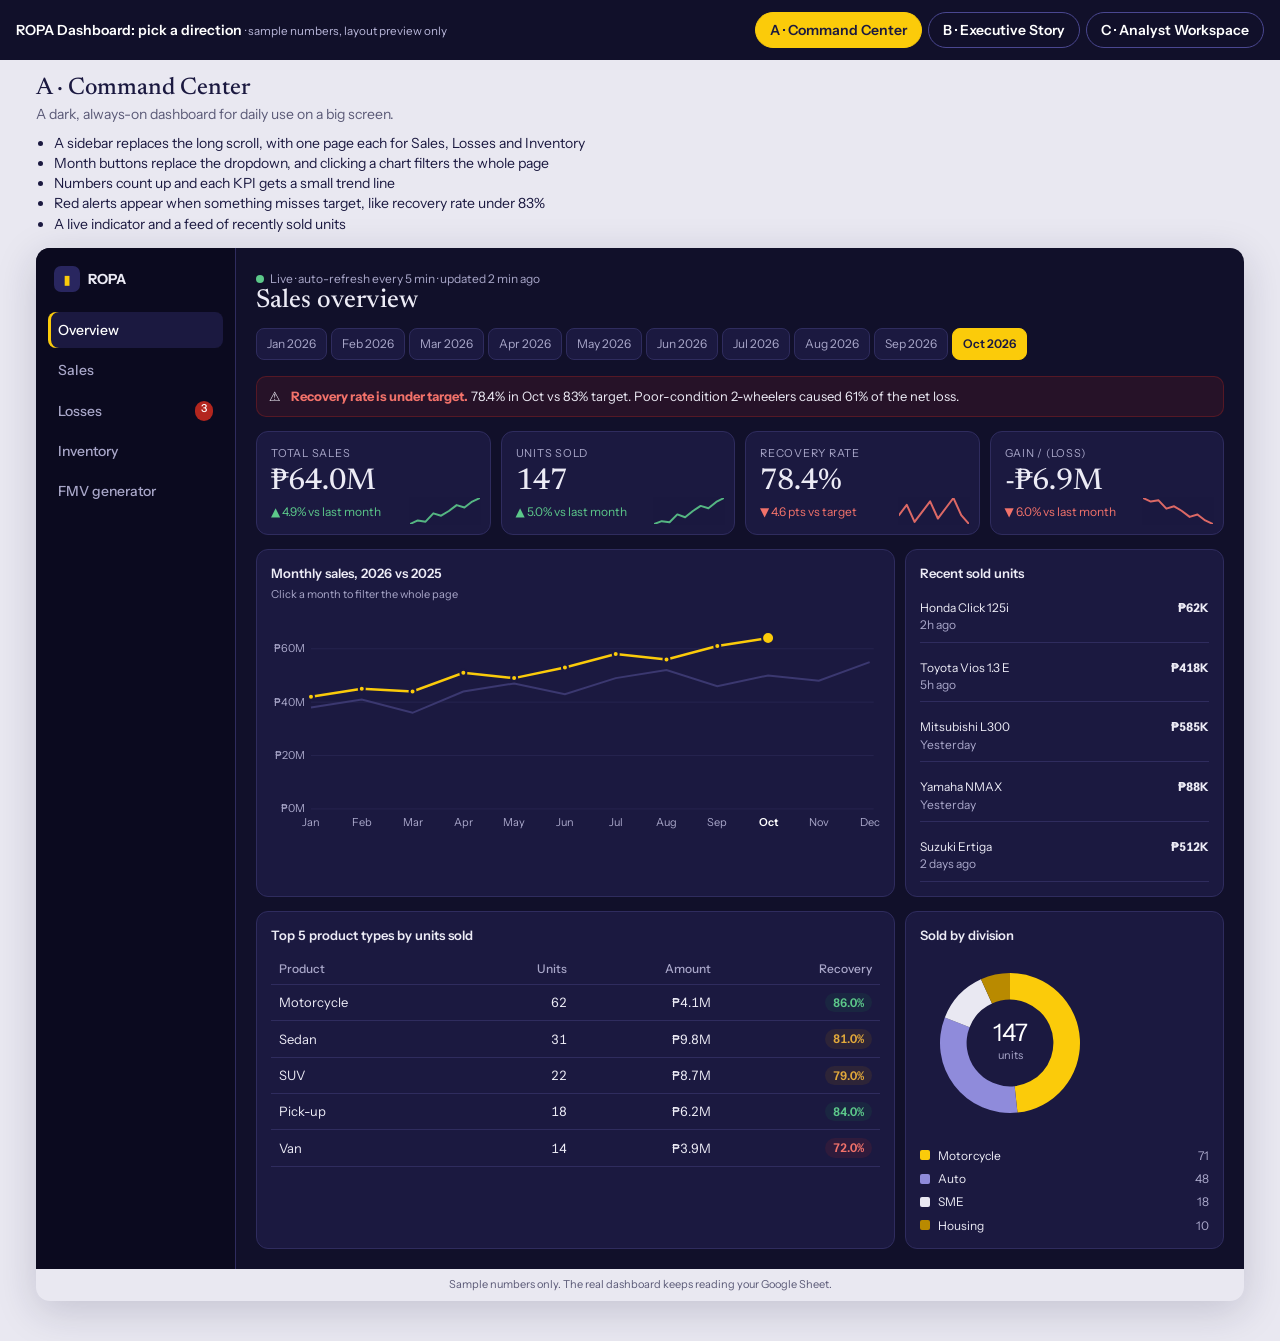
<file: docs/superpowers/specs/2026-11-13-dashboard-redesign-preview.html>
<!doctype html>
<html lang="en">
<head>
<meta charset="utf-8">
<meta name="viewport" content="width=device-width, initial-scale=1">
<title>ROPA Dashboard Concepts</title>
<link rel="stylesheet" href="https://fonts.googleapis.com/css2?family=Instrument+Sans:wght@400;500;600;700&family=Newsreader:opsz,wght@6..72,400;6..72,500&display=swap">
<style>
:root{--navy:#29265F;--navy-d:#1B1940;--navy-dd:#11102A;--gold:#FBCB0A;--gold-d:#B98A00;--bg:#F5F5FA;--panel:#fff;--fg:#1B1940;--muted:#5B5A77;--line:#E2E1EC;--grid:#ECEBF4;--ok:#1D7A43;--bad:#B3261E;--warn:#A86A00;--cm:#CFCDE3;
--display:"Newsreader",Georgia,serif;--body:"Instrument Sans",system-ui,sans-serif}
*{box-sizing:border-box}html,body{margin:0}
body{background:#E9E8F1;color:var(--fg);font:14px/1.45 var(--body)}
.top{position:sticky;top:0;z-index:20;background:var(--navy-dd);color:#fff;padding:12px 16px;display:flex;flex-wrap:wrap;gap:10px;align-items:center;justify-content:space-between}
.top b{font-weight:600}.top small{color:#B9B7DA}
.pick{display:flex;gap:6px;flex-wrap:wrap}
.pick button{font:inherit;font-weight:600;border:1px solid #4A4790;background:transparent;color:#fff;border-radius:999px;padding:7px 14px;cursor:pointer}
.pick button[aria-selected=true]{background:var(--gold);color:var(--navy-d);border-color:var(--gold)}
.intro{max-width:1240px;margin:16px auto 0;padding:0 16px}
.intro h2{margin:0;font:500 24px var(--display)}.intro p{margin:4px 0 0;color:var(--muted);max-width:80ch}
.intro ul{margin:8px 0 0;padding-left:18px;color:var(--fg)}
.frame{max-width:1240px;margin:14px auto 40px;padding:0 16px}
.stage{border-radius:14px;overflow:hidden;box-shadow:0 10px 40px rgba(27,25,64,.18)}
.opt{display:none}.opt.on{display:block}
.num{font-variant-numeric:tabular-nums}
.good{color:var(--ok)}.bad{color:var(--bad)}
.pill{display:inline-block;padding:1px 8px;border-radius:999px;font-weight:600;font-size:12px}
.pill.good{background:#1D7A4322}.pill.warn{color:var(--warn);background:#A86A0022}.pill.bad{background:#B3261E22}
table{width:100%;border-collapse:collapse;font-size:13px;font-variant-numeric:tabular-nums}
th{text-align:right;font-weight:500;color:var(--muted);padding:7px 8px;border-bottom:1px solid var(--line);font-size:12px;white-space:nowrap}
td{text-align:right;padding:8px;border-bottom:1px solid var(--line);white-space:nowrap}
th:first-child,td:first-child{text-align:left}
.tw{overflow-x:auto}
svg text{font-family:var(--body)}
.fade{opacity:0;transform:translateY(12px);transition:opacity .6s ease,transform .6s ease}.fade.in{opacity:1;transform:none}
@media (prefers-reduced-motion:reduce){.fade{opacity:1;transform:none;transition:none}}

/* ---------- A: Command Center (dark, sidebar) ---------- */
#A{background:var(--navy-dd);color:#ECEBF5;--line:#2F2C5E;--muted:#A9A7C9;--grid:#26244F;--ok:#5CC88A;--bad:#F2726A;--warn:#E2A93B;--cm:#3B3870}
.a-wrap{display:grid;grid-template-columns:200px 1fr;min-height:720px}
.a-side{background:#0B0A1F;padding:18px 12px;display:flex;flex-direction:column;gap:4px;border-right:1px solid var(--line)}
.a-logo{display:flex;align-items:center;gap:8px;font-weight:700;margin:0 6px 16px}
.a-logo i{width:26px;height:26px;border-radius:7px;background:var(--navy);display:grid;place-items:center;color:var(--gold);font-style:normal;font-size:13px}
.a-side a{color:#A9A7C9;text-decoration:none;padding:8px 10px;border-radius:8px;font-weight:500;display:flex;justify-content:space-between}
.a-side a.on{background:#1B1940;color:#fff;box-shadow:inset 3px 0 0 var(--gold)}
.a-side a span{font-size:11px;background:#B3261E;color:#fff;border-radius:999px;padding:0 6px}
.a-main{padding:20px;display:flex;flex-direction:column;gap:14px;min-width:0}
.a-bar{display:flex;flex-wrap:wrap;gap:10px;justify-content:space-between;align-items:center}
.a-bar h1{margin:0;font:500 26px var(--display)}
.live{display:inline-flex;align-items:center;gap:6px;font-size:12px;color:var(--muted)}
.live i{width:8px;height:8px;border-radius:50%;background:#5CC88A;box-shadow:0 0 0 0 #5CC88A88;animation:pulse 2s infinite}
@keyframes pulse{70%{box-shadow:0 0 0 8px #5CC88A00}100%{box-shadow:0 0 0 0 #5CC88A00}}
.months{display:flex;gap:4px;overflow-x:auto;padding-bottom:2px}
.months button{font:inherit;font-size:12px;background:#1B1940;border:1px solid var(--line);color:#A9A7C9;border-radius:8px;padding:6px 10px;cursor:pointer;flex:none}
.months button.on{background:var(--gold);color:var(--navy-d);border-color:var(--gold);font-weight:600}
.a-kpis{display:grid;grid-template-columns:repeat(auto-fit,minmax(170px,1fr));gap:10px}
.a-k{background:#1B1940;border:1px solid var(--line);border-radius:12px;padding:14px;position:relative;overflow:hidden}
.a-k .l{font-size:11px;letter-spacing:.07em;text-transform:uppercase;color:var(--muted)}
.a-k .v{font:500 30px/1.1 var(--display);margin:4px 0}
.a-k .d{font-size:12px}
.a-k svg{position:absolute;right:10px;bottom:10px;opacity:.9}
.a-grid{display:grid;grid-template-columns:2fr 1fr;gap:10px}
.a-card{background:#1B1940;border:1px solid var(--line);border-radius:12px;padding:14px;min-width:0}
.a-card h3{margin:0 0 8px;font-size:13px;font-weight:600}
.a-card .hint{font-size:11px;color:var(--muted);margin:-4px 0 8px}
.alert{display:flex;gap:10px;align-items:flex-start;padding:10px 12px;border-radius:10px;background:#B3261E22;border:1px solid #B3261E55;font-size:13px}
.alert b{color:#F2726A}
.feed{display:flex;flex-direction:column;gap:8px;font-size:12px}
.feed div{display:flex;justify-content:space-between;gap:8px;padding:8px 0;border-bottom:1px solid var(--line)}
.a-pane{display:none}.a-pane.on{display:flex;flex-direction:column;gap:14px;animation:aIn .35s ease}
@keyframes aIn{from{opacity:0;transform:translateY(6px)}to{opacity:1;transform:none}}
.a-in{display:block;width:100%;margin-top:4px;font:inherit;font-size:14px;background:#11102A;color:#fff;border:1px solid var(--line);border-radius:8px;padding:8px}
@media (max-width:820px){.a-wrap{grid-template-columns:1fr}.a-side{flex-direction:row;overflow-x:auto;padding:10px}.a-logo{display:none}.a-side a{flex:none}.a-grid{grid-template-columns:1fr}}

/* ---------- B: Executive Story (light, scroll) ---------- */
#B{background:var(--bg)}
.b-hero{background:linear-gradient(160deg,var(--navy) 0%,var(--navy-d) 100%);color:#fff;padding:28px 24px 0;position:relative}
.b-hero .eb{color:var(--gold);font-size:12px;letter-spacing:.1em;text-transform:uppercase;font-weight:600}
.b-hero h1{font:400 clamp(26px,4vw,40px)/1.15 var(--display);margin:6px 0 0;max-width:22ch}
.b-hero h1 em{font-style:normal;color:var(--gold)}
.b-scrub{margin-top:22px;background:#ffffff12;border-radius:12px 12px 0 0;padding:14px 16px 10px}
.b-scrub label{font-size:12px;color:#C9C7E6;display:flex;justify-content:space-between}
.b-scrub input{width:100%;accent-color:var(--gold);margin:8px 0 2px}
.b-ticks{display:flex;justify-content:space-between;font-size:11px;color:#9D9BC4}
.b-body{padding:22px 24px 30px;display:flex;flex-direction:column;gap:26px}
.b-big{display:grid;grid-template-columns:repeat(auto-fit,minmax(200px,1fr));gap:22px}
.b-big .v{font:400 44px/1 var(--display)}.b-big .l{font-size:13px;color:var(--muted);margin-top:6px}
.b-big .d{font-size:13px;margin-top:4px}
.b-sec{display:grid;grid-template-columns:260px 1fr;gap:22px;align-items:start;border-top:1px solid var(--line);padding-top:22px}
.b-sec h2{font:400 22px/1.2 var(--display);margin:0}
.b-sec p{color:var(--muted);margin:8px 0 0}
.b-sec .card{background:#fff;border:1px solid var(--line);border-radius:12px;padding:16px;min-width:0}
.b-insight{display:flex;gap:10px;padding:12px 14px;border-left:3px solid var(--gold);background:#FBCB0A14;border-radius:0 8px 8px 0;font-size:13px}
.bars{display:flex;flex-direction:column;gap:9px}
.bars .r{display:grid;grid-template-columns:120px 1fr 60px;gap:10px;align-items:center;font-size:13px}
.bars .t{height:10px;background:var(--grid);border-radius:999px;overflow:hidden}
.bars .t i{display:block;height:100%;background:var(--navy);border-radius:999px;width:0;transition:width .9s cubic-bezier(.2,.8,.2,1)}
@media (max-width:760px){.b-sec{grid-template-columns:1fr}}

/* ---------- C: Analyst Workspace (tabs, filters, drawer) ---------- */
#C{background:var(--bg);position:relative;overflow:hidden}
.c-head{background:var(--navy);color:#fff;padding:16px 20px 0;border-bottom:4px solid var(--gold)}
.c-row{display:flex;flex-wrap:wrap;justify-content:space-between;gap:10px;align-items:center}
.c-head h1{margin:0;font:500 22px var(--display)}
.c-head select,.c-head .btn{font:inherit;font-size:13px;border-radius:8px;padding:6px 10px;border:0}
.c-head .btn{background:var(--gold);color:var(--navy-d);font-weight:600;cursor:pointer}
.c-tabs{display:flex;gap:2px;margin-top:14px;overflow-x:auto}
.c-tabs button{font:inherit;font-weight:600;font-size:13px;background:transparent;color:#C9C7E6;border:0;padding:10px 14px;border-radius:8px 8px 0 0;cursor:pointer;flex:none}
.c-tabs button.on{background:var(--bg);color:var(--navy)}
.c-body{padding:16px 20px 24px;display:flex;flex-direction:column;gap:12px}
.chips{display:flex;flex-wrap:wrap;gap:6px;align-items:center;font-size:12px;color:var(--muted)}
.chip{font:inherit;font-size:12px;border:1px solid var(--line);background:#fff;color:var(--fg);border-radius:999px;padding:5px 11px;cursor:pointer}
.chip.on{background:var(--navy);color:#fff;border-color:var(--navy)}
.c-kpis{display:grid;grid-template-columns:repeat(auto-fit,minmax(150px,1fr));gap:8px}
.c-k{background:#fff;border:1px solid var(--line);border-radius:10px;padding:10px 12px}
.c-k .l{font-size:11px;color:var(--muted);text-transform:uppercase;letter-spacing:.06em}
.c-k .v{font:500 24px var(--display)}.c-k .d{font-size:11px}
.c-grid{display:grid;grid-template-columns:1.3fr 1fr;gap:12px}
.c-card{background:#fff;border:1px solid var(--line);border-radius:10px;padding:14px;min-width:0}
.c-card h3{margin:0 0 8px;font-size:13px}
.c-card tbody tr{cursor:pointer}.c-card tbody tr:hover td{background:#F5F5FA}
.drawer{position:absolute;top:0;right:0;bottom:0;width:min(360px,92%);background:#fff;border-left:1px solid var(--line);box-shadow:-20px 0 40px rgba(27,25,64,.18);transform:translateX(105%);transition:transform .35s ease;padding:20px;display:flex;flex-direction:column;gap:12px;z-index:5}
.drawer.on{transform:none}
.drawer h3{margin:0;font:500 22px var(--display)}
.drawer .x{align-self:flex-end;font:inherit;border:1px solid var(--line);background:#fff;border-radius:8px;padding:4px 10px;cursor:pointer}
.dl{display:grid;grid-template-columns:1fr auto;gap:6px 12px;font-size:13px}.dl span:nth-child(odd){color:var(--muted)}
.c-pane{display:none}.c-pane.on{display:flex;flex-direction:column;gap:12px}
@media (max-width:760px){.c-grid{grid-template-columns:1fr}}
.sample{font-size:11px;color:var(--muted);text-align:center;padding:8px}
</style>
</head>
<body>

<div class="top">
  <div><b>ROPA Dashboard: pick a direction</b> <small>· sample numbers, layout preview only</small></div>
  <div class="pick" role="tablist">
    <button role="tab" aria-selected="true" data-o="A">A · Command Center</button>
    <button role="tab" aria-selected="false" data-o="B">B · Executive Story</button>
    <button role="tab" aria-selected="false" data-o="C">C · Analyst Workspace</button>
  </div>
</div>

<div class="intro" id="intro"></div>

<div class="frame"><div class="stage">

<!-- ================= A ================= -->
<section class="opt on" id="A">
  <div class="a-wrap">
    <nav class="a-side">
      <div class="a-logo"><i>▮</i>ROPA</div>
      <a href="#" class="on" data-v="ov">Overview</a><a href="#" data-v="sales">Sales</a><a href="#" data-v="loss">Losses <span>3</span></a><a href="#" data-v="inv">Inventory</a><a href="#" data-v="fmv">FMV generator</a>
    </nav>
    <div class="a-main">
      <div class="a-bar">
        <div><div class="live"><i></i>Live · auto-refresh every 5 min · updated 2 min ago</div><h1 id="a-h1">Sales overview</h1></div>
      </div>
      <div class="months" id="a-months"></div>
      <div class="a-pane" id="av-sales">
        <div class="a-grid"><div class="a-card"><h3>Units sold, 2026 vs 2025</h3><div id="a-ubars"></div></div>
        <div class="a-card"><h3>Top sales associates</h3><div class="feed" id="a-assoc"></div></div></div>
        <div class="a-card"><h3>Sold by unit condition</h3><div id="a-cond"></div></div>
      </div>
      <div class="a-pane" id="av-loss">
        <div class="alert"><span>⚠</span><div><b>3 items need attention.</b> Recovery rate is under target, poor-condition units caused 61% of the net loss, and storage fees rose 14%.</div></div>
        <div class="a-grid"><div class="a-card"><h3>Non-starter accounts per division</h3><div class="tw"><table id="a-ns"></table></div></div>
        <div class="a-card"><h3>Disposal costs</h3><div class="tw"><table id="a-cost"></table></div></div></div>
        <div class="a-card"><h3>Top 10 loss units</h3><div class="tw"><table id="a-t10"></table></div></div>
      </div>
      <div class="a-pane" id="av-inv">
        <div class="a-kpis" id="a-ikpis"></div>
        <div class="a-card"><h3>Month-end inventory by status, vs last month</h3><p class="hint">For units on hand, an increase is shown in red</p><div class="tw"><table id="a-inv"></table></div></div>
      </div>
      <div class="a-pane" id="av-fmv">
        <div class="a-grid"><div class="a-card"><h3>Estimate a unit's fair market value</h3>
          <div style="display:grid;grid-template-columns:1fr 1fr;gap:10px;margin-top:6px">
            <label class="hint" style="margin:0">Product type<select class="a-in"><option>Sedan</option><option>SUV</option><option>Motorcycle</option></select></label>
            <label class="hint" style="margin:0">Condition<select class="a-in"><option>Fair</option><option>Good</option><option>Poor</option></select></label>
            <label class="hint" style="margin:0">Year model<select class="a-in"><option>2019</option><option>2020</option><option>2021</option></select></label>
            <label class="hint" style="margin:0">Mileage<select class="a-in"><option>60–90K km</option><option>under 60K km</option></select></label>
          </div></div>
          <div class="a-card"><h3>Estimated FMV</h3><div class="a-k" style="border:0;padding:0;background:none"><div class="v">₱418,000</div><div class="d" style="color:var(--muted)">Range ₱372K – ₱461K · based on 5 comparable sold units</div></div></div></div>
      </div>
      <div class="a-pane on" id="av-ov">
      <div class="alert"><span>⚠</span><div><b>Recovery rate is under target.</b> <span id="a-alert">78.4% vs 83% target. 2-wheelers in poor condition caused 61% of this month's net loss.</span></div></div>
      <div class="a-kpis" id="a-kpis"></div>
      <div class="a-grid">
        <div class="a-card"><h3>Monthly sales, 2026 vs 2025</h3><p class="hint">Click a month to filter the whole page</p><div id="a-line"></div></div>
        <div class="a-card"><h3>Recent sold units</h3><div class="feed" id="a-feed"></div></div>
      </div>
      <div class="a-grid">
        <div class="a-card"><h3>Top 5 product types by units sold</h3><div class="tw"><table id="a-top"></table></div></div>
        <div class="a-card"><h3>Sold by division</h3><div id="a-donut"></div></div>
      </div>
      </div>
    </div>
  </div>
</section>

<!-- ================= B ================= -->
<section class="opt" id="B">
  <div class="b-hero">
    <div class="eb">ROPA · Sales performance</div>
    <h1 id="b-head"></h1>
    <div class="b-scrub">
      <label><span>Drag to change month</span><b id="b-mlabel" style="color:#fff"></b></label>
      <input type="range" id="b-range" min="0" max="9" value="9">
      <div class="b-ticks" id="b-ticks"></div>
    </div>
  </div>
  <div class="b-body">
    <div class="b-big" id="b-big"></div>
    <div class="b-sec fade">
      <div><h2>Sales are trending above last year</h2><p>Each month's sales against the same month in 2025. The gold line is this year.</p></div>
      <div class="card"><div id="b-line"></div></div>
    </div>
    <div class="b-sec fade">
      <div><h2>Where the units came from</h2><p>Units sold by product type, with each one's recovery rate.</p></div>
      <div class="card"><div class="bars" id="b-bars"></div></div>
    </div>
    <div class="b-sec fade">
      <div><h2>What's costing us</h2><p>The cause-of-losses section, summed up first, with the detail tables underneath.</p></div>
      <div class="card" style="display:flex;flex-direction:column;gap:10px">
        <div class="b-insight">💡 <span><b>Poor-condition units</b> are 22% of units sold but <b>61% of the net loss</b>. Repairing them before sale could help most.</span></div>
        <div class="b-insight">💡 <span><b>Storage fees</b> went up 14% month over month. 38 units have been on hand for more than 180 days.</span></div>
      </div>
    </div>
  </div>
</section>

<!-- ================= C ================= -->
<section class="opt" id="C">
  <div class="c-head">
    <div class="c-row">
      <div><div style="color:var(--gold);font-size:11px;letter-spacing:.1em;font-weight:600">ROPA · SALES PERFORMANCE</div><h1>Workspace</h1></div>
      <div style="display:flex;gap:8px;flex-wrap:wrap"><select id="c-month"></select><button class="btn" type="button">Export CSV</button></div>
    </div>
    <div class="c-tabs" id="c-tabs"><button class="on" data-p="ov">Overview</button><button data-p="loss">Cause of losses</button><button data-p="inv">Inventory</button><button data-p="fmv">FMV generator</button></div>
  </div>
  <div class="c-body">
    <div class="chips" id="c-chips"></div>
    <div class="c-pane on" id="p-ov">
      <div class="c-kpis" id="c-kpis"></div>
      <div class="c-grid">
        <div class="c-card"><h3>Units sold by month</h3><div id="c-bars"></div></div>
        <div class="c-card"><h3>Top loss units <span style="font-weight:400;color:var(--muted)">· click a row for details</span></h3><div class="tw"><table id="c-loss"></table></div></div>
      </div>
    </div>
    <div class="c-pane" id="p-loss"><div class="c-card"><h3>Cause of losses</h3><p style="color:var(--muted);margin:0">The loss tables (by division, condition, product type and disposal cost) go here, each with its own tab, and the filters above apply to all of them.</p></div></div>
    <div class="c-pane" id="p-inv"><div class="c-card"><h3>Inventory breakdown</h3><p style="color:var(--muted);margin:0">The month-end inventory by status table goes here, compared with the month before.</p></div></div>
    <div class="c-pane" id="p-fmv"><div class="c-card"><h3>FMV generator</h3><p style="color:var(--muted);margin:0">The FMV generator becomes a tab here instead of a separate page.</p></div></div>
  </div>
  <aside class="drawer" id="drawer" aria-hidden="true">
    <button class="x" type="button" id="dx">Close ✕</button>
    <div style="font-size:11px;color:var(--muted);text-transform:uppercase;letter-spacing:.08em">Unit details</div>
    <h3 id="d-name"></h3>
    <div class="dl" id="d-dl"></div>
    <div class="b-insight" style="margin-top:6px"><span>Comparable units in the FMV data sold for an average of <b>₱412K</b>.</span></div>
  </aside>
</section>

<div class="sample">Sample numbers only. The real dashboard keeps reading your Google Sheet.</div>
</div></div>

<script>
const M=['Jan','Feb','Mar','Apr','May','Jun','Jul','Aug','Sep','Oct','Nov','Dec'];
const s25=[38,41,36,44,47,43,49,52,46,50,48,55], s26=[42,45,44,51,49,53,58,56,61,64];
const u25=[92,98,88,104,110,101,115,121,108,117,112,128], u26=[101,106,104,118,113,124,133,129,140,147];
const rec=[.81,.84,.79,.82,.85,.80,.83,.86,.81,.784];
const peso=v=>'₱'+v.toFixed(1)+'M';
const intro={
A:['A · Command Center','A dark, always-on dashboard for daily use on a big screen.',['A sidebar replaces the long scroll, with one page each for Sales, Losses and Inventory','Month buttons replace the dropdown, and clicking a chart filters the whole page','Numbers count up and each KPI gets a small trend line','Red alerts appear when something misses target, like recovery rate under 83%','A live indicator and a feed of recently sold units']],
B:['B · Executive Story','A light page that reads top to bottom, for managers and presentations.',['A plain-language headline sums up the month','Drag a slider to move through the months, and every number updates','Big numbers first, then each section explains what the chart shows','Sections and bars animate in as you scroll','Insight boxes point out what matters, like where losses come from']],
C:['C · Analyst Workspace','A dense, tab-based tool for the team that digs into the numbers.',['Tabs (Overview, Losses, Inventory, FMV) replace the long page, and FMV moves in as a tab','Filter chips for division, condition and product apply to everything at once','Click any table row to open a detail panel for that unit','Compact KPIs fit more on one screen','An Export CSV button for the current view']]};
function setIntro(o){const [t,d,l]=intro[o];document.getElementById('intro').innerHTML=`<h2>${t}</h2><p>${d}</p><ul>${l.map(x=>`<li>${x}</li>`).join('')}</ul>`}
document.querySelectorAll('.pick button').forEach(b=>b.onclick=()=>{document.querySelectorAll('.pick button').forEach(x=>x.setAttribute('aria-selected',x===b));document.querySelectorAll('.opt').forEach(x=>x.classList.toggle('on',x.id===b.dataset.o));setIntro(b.dataset.o);if(b.dataset.o==='B')renderB(+document.getElementById('b-range').value);if(b.dataset.o==='A')renderA(aSel);if(b.dataset.o==='C')renderC();});
setIntro('A');

function countUp(el,to,fmt,ms=900){const t0=performance.now();const reduce=matchMedia('(prefers-reduced-motion:reduce)').matches;function f(t){const p=reduce?1:Math.min(1,(t-t0)/ms),e=1-Math.pow(1-p,3);el.textContent=fmt(to*e);if(p<1)requestAnimationFrame(f)}requestAnimationFrame(f)}
function spark(data,color){const w=70,h=26,mx=Math.max(...data),mn=Math.min(...data);const pts=data.map((v,i)=>`${i*w/(data.length-1)},${h-(v-mn)/(mx-mn||1)*h}`).join(' ');return `<svg width="${w}" height="${h}"><polyline points="${pts}" fill="none" stroke="${color}" stroke-width="2" stroke-linecap="round" stroke-linejoin="round"/></svg>`}
function lineChart(box,a,b,sel,opt={}){const W=Math.max(280,box.clientWidth||600),H=opt.h||220,ml=40,mb=22;const mx=Math.max(...a,...b)*1.1;const x=i=>ml+i*(W-ml-10)/11,y=v=>H-mb-(v/mx)*(H-mb-10);
let g='';[0,20,40,60].forEach(t=>{if(t<=mx)g+=`<line x1="${ml}" x2="${W-6}" y1="${y(t)}" y2="${y(t)}" stroke="${opt.grid}"/><text x="${ml-6}" y="${y(t)}" dy=".32em" text-anchor="end" font-size="11" fill="${opt.muted}">₱${t}M</text>`});
M.forEach((m,i)=>g+=`<text x="${x(i)}" y="${H-5}" text-anchor="middle" font-size="11" fill="${i===sel?opt.fg:opt.muted}" font-weight="${i===sel?600:400}">${m}</text>`);
const p=d=>d.map((v,i)=>`${i?'L':'M'}${x(i)},${y(v)}`).join('');const len=3000;
g+=`<path d="${p(a)}" fill="none" stroke="${opt.cm}" stroke-width="2"/>`;
g+=`<path d="${p(b)}" fill="none" stroke="${opt.acc}" stroke-width="2.5" stroke-dasharray="${len}" stroke-dashoffset="${len}"><animate attributeName="stroke-dashoffset" to="0" dur="1s" fill="freeze"/></path>`;
b.forEach((v,i)=>g+=`<circle cx="${x(i)}" cy="${y(v)}" r="${i===sel?6:3}" fill="${opt.acc}" stroke="${opt.panel}" stroke-width="2" data-i="${i}" style="cursor:pointer"/><rect x="${x(i)-14}" y="0" width="28" height="${H-mb}" fill="transparent" data-i="${i}" style="cursor:${opt.click?'pointer':'default'}"/>`);
box.innerHTML=`<svg viewBox="0 0 ${W} ${H}" width="100%">${g}</svg>`;if(opt.click)box.querySelectorAll('[data-i]').forEach(e=>e.onclick=()=>opt.click(+e.dataset.i))}
function donut(box,data,cols,fg,muted){const R=70,tot=data.reduce((s,d)=>s+d[1],0);let a=-Math.PI/2,g='';data.forEach((d,i)=>{const a2=a+d[1]/tot*Math.PI*2,lg=a2-a>Math.PI?1:0;const p=(r,t)=>[90+r*Math.cos(t),90+r*Math.sin(t)];const [x1,y1]=p(R,a),[x2,y2]=p(R,a2),[x3,y3]=p(R*.62,a2),[x4,y4]=p(R*.62,a);g+=`<path d="M${x1},${y1}A${R},${R} 0 ${lg} 1 ${x2},${y2}L${x3},${y3}A${R*.62},${R*.62} 0 ${lg} 0 ${x4},${y4}Z" fill="${cols[i]}"><title>${d[0]}: ${d[1]}</title></path>`;a=a2});
g+=`<text x="90" y="88" text-anchor="middle" font-size="24" fill="${fg}" font-family="Newsreader">${tot}</text><text x="90" y="106" text-anchor="middle" font-size="11" fill="${muted}">units</text>`;
const lg=data.map((d,i)=>`<div style="display:flex;gap:8px;align-items:center;font-size:12px"><i style="width:10px;height:10px;border-radius:2px;background:${cols[i]}"></i>${d[0]} <span style="color:${muted};margin-left:auto">${d[1]}</span></div>`).join('');
box.innerHTML=`<div style="display:flex;gap:14px;align-items:center;flex-wrap:wrap"><svg width="180" height="180">${g}</svg><div style="display:flex;flex-direction:column;gap:6px;flex:1;min-width:120px">${lg}</div></div>`}
const topP=[['Motorcycle',62,4.1,.86],['Sedan',31,9.8,.81],['SUV',22,8.7,.79],['Pick-up',18,6.2,.84],['Van',14,3.9,.72]];
const rc=r=>r>=.83?'good':r>=.73?'warn':'bad';

/* A */
let aSel=9;
function renderA(i){aSel=i;const mb=document.getElementById('a-months');mb.innerHTML=M.slice(0,10).map((m,j)=>`<button class="${j===i?'on':''}" data-i="${j}">${m} 2026</button>`).join('');mb.querySelectorAll('button').forEach(b=>b.onclick=()=>renderA(+b.dataset.i));
const k=[['Total sales',s26[i],peso,s26,(s26[i]/(s26[i-1]||s26[i])-1)],['Units sold',u26[i],v=>Math.round(v).toLocaleString(),u26,(u26[i]/(u26[i-1]||u26[i])-1)],['Recovery rate',rec[i]*100,v=>v.toFixed(1)+'%',rec,(rec[i]-.83)],['Gain / (loss)',-(4.2+i*.3),v=>'-₱'+Math.abs(v).toFixed(1)+'M',s26.map(v=>-v),-.06]];
document.getElementById('a-kpis').innerHTML=k.map((x,j)=>`<div class="a-k"><div class="l">${x[0]}</div><div class="v num" id="ak${j}">0</div><div class="d ${x[4]>=0?'good':'bad'}">${x[4]>=0?'▲':'▼'} ${(Math.abs(x[4])*100).toFixed(1)}${j===2?' pts vs target':'% vs last month'}</div>${spark(x[3].slice(0,i+1),x[4]>=0?'#5CC88A':'#F2726A')}</div>`).join('');
k.forEach((x,j)=>countUp(document.getElementById('ak'+j),x[1],x[2]));
document.getElementById('a-alert').textContent=`${(rec[i]*100).toFixed(1)}% in ${M[i]} vs 83% target. Poor-condition 2-wheelers caused 61% of the net loss.`;
document.getElementById('a-alert').closest('.alert').style.display=rec[i]<.83?'flex':'none';
lineChart(document.getElementById('a-line'),s25,s26,i,{grid:'#26244F',muted:'#A9A7C9',fg:'#fff',cm:'#3B3870',acc:'#FBCB0A',panel:'#1B1940',click:renderA});
document.getElementById('a-feed').innerHTML=[['Honda Click 125i','₱62K','2h ago'],['Toyota Vios 1.3 E','₱418K','5h ago'],['Mitsubishi L300','₱585K','Yesterday'],['Yamaha NMAX','₱88K','Yesterday'],['Suzuki Ertiga','₱512K','2 days ago']].map(r=>`<div><span>${r[0]}<br><span style="color:var(--muted)">${r[2]}</span></span><b class="num">${r[1]}</b></div>`).join('');
document.getElementById('a-top').innerHTML='<tr><th>Product</th><th>Units</th><th>Amount</th><th>Recovery</th></tr>'+topP.map(r=>`<tr><td>${r[0]}</td><td>${r[1]}</td><td>₱${r[2]}M</td><td><span class="pill ${rc(r[3])}">${(r[3]*100).toFixed(1)}%</span></td></tr>`).join('');
donut(document.getElementById('a-donut'),[['Motorcycle',71],['Auto',48],['SME',18],['Housing',10]],['#FBCB0A','#8F8BDB','#E9E8F2','#B98A00'],'#fff','#A9A7C9')}
renderA(9);
/* A: sidebar pages */
const aTitles={ov:'Sales overview',sales:'Sales',loss:'Cause of losses',inv:'Inventory',fmv:'FMV generator'};
const tbl=(h,rows)=>'<tr>'+h.map(x=>`<th>${x}</th>`).join('')+'</tr>'+rows.map(r=>'<tr>'+r.map(c=>`<td>${c}</td>`).join('')+'</tr>').join('');
const pl=r=>`<span class="pill ${rc(r)}">${(r*100).toFixed(1)}%</span>`;
function fillA(){
 const W=Math.max(280,document.getElementById('a-ubars').clientWidth||560),H=210;let g='';M.forEach((m,j)=>{const bw=((W-20)/12-6)/2,x=10+j*(W-20)/12,h1=u25[j]/160*(H-30),h2=u26[j]!=null?u26[j]/160*(H-30):0;g+=`<rect x="${x}" y="${H-22-h1}" width="${bw}" height="${h1}" rx="2" fill="#3B3870"/>`+(u26[j]!=null?`<rect x="${x+bw+2}" y="${H-22-h2}" width="${bw}" height="${h2}" rx="2" fill="#FBCB0A"/>`:'')+`<text x="${x+bw}" y="${H-6}" text-anchor="middle" font-size="11" fill="#A9A7C9">${m}</text>`});document.getElementById('a-ubars').innerHTML=`<svg viewBox="0 0 ${W} ${H}" width="100%">${g}</svg>`;
 document.getElementById('a-assoc').innerHTML=[['Associate 1',34],['Associate 2',29],['Associate 3',22],['Associate 4',18],['Associate 5',15]].map(r=>`<div><span>${r[0]}</span><b class="num">${r[1]} units</b></div>`).join('');
 donut(document.getElementById('a-cond'),[['Good',58],['Fair',57],['Poor',32]],['#5CC88A','#FBCB0A','#F2726A'],'#fff','#A9A7C9');
 document.getElementById('a-ns').innerHTML=tbl(['Division','Units','Gain/(loss)','Recovery'],[['Motorcycle',9,'<span class="bad">-₱0.4M</span>',pl(.71)],['Auto',6,'<span class="bad">-₱1.2M</span>',pl(.64)],['SME',2,'<span class="bad">-₱0.3M</span>',pl(.69)]]);
 document.getElementById('a-cost').innerHTML=tbl(['Cost','Amount','% of sold'],[['Storage','₱1.21M','1.9%'],['Towing','₱0.48M','0.8%'],['Repair','₱0.92M','1.4%'],['Commissions','₱1.60M','2.5%'],['Legal + notarial','₱0.31M','0.5%']]);
 document.getElementById('a-t10').innerHTML=tbl(['Unit','Product','Condition','Net loss','Recovery'],loss.map(r=>[r[0],r[1],r[2],`<span class="bad">-₱${Math.abs(r[3])}K</span>`,pl(r[4])]));
 const inv=[['For sale',214,201],['Under repair',48,55],['In transit',31,26],['Legal hold',22,22],['Redeemed',9,14],['Sold',140,147]];
 document.getElementById('a-ikpis').innerHTML=[['Units on hand',304,'#F2726A','▲ 4 vs Sep'],['Target',360,'#A9A7C9','56 under target'],['Avg days on hand',146,'#5CC88A','▼ 9 days vs Sep']].map(k=>`<div class="a-k"><div class="l">${k[0]}</div><div class="v num">${k[1]}</div><div class="d" style="color:${k[2]}">${k[3]}</div></div>`).join('');
 document.getElementById('a-inv').innerHTML=tbl(['Status','Sep','Oct','Change'],inv.map((r,i)=>{const d=r[2]-r[1],out=i>=4,good=out?d>0:d<0;return [r[0],r[1],r[2],d===0?'<span style="color:var(--muted)">0</span>':`<span class="${good?'good':'bad'}">${d>0?'+':''}${d}</span>`]}));
}
let aFilled=false;
document.querySelectorAll('.a-side a').forEach(a=>a.onclick=e=>{e.preventDefault();const v=a.dataset.v;document.querySelectorAll('.a-side a').forEach(x=>x.classList.toggle('on',x===a));document.querySelectorAll('.a-pane').forEach(p=>p.classList.toggle('on',p.id==='av-'+v));document.getElementById('a-h1').textContent=aTitles[v];if(!aFilled){fillA();aFilled=true}if(v==='ov')renderA(aSel)});

/* B */
document.getElementById('b-ticks').innerHTML=M.slice(0,10).map(m=>`<span>${m}</span>`).join('');
function renderB(i){const up=s26[i]>s25[i];document.getElementById('b-mlabel').textContent=['January','February','March','April','May','June','July','August','September','October'][i]+' 2026';
document.getElementById('b-head').innerHTML=`In ${M[i]}, we sold <em>${u26[i]} units</em> for ${peso(s26[i])}, ${up?'up':'down'} ${Math.abs((s26[i]/s25[i]-1)*100).toFixed(0)}% on last year.`;
const big=[['Total sales',s26[i],peso,(s26[i]/s25[i]-1),'vs '+M[i]+' 2025'],['Units sold',u26[i],v=>Math.round(v),(u26[i]/u25[i]-1),'vs '+M[i]+' 2025'],['Recovery rate',rec[i]*100,v=>v.toFixed(1)+'%',rec[i]-.83,'vs 83% target']];
document.getElementById('b-big').innerHTML=big.map((x,j)=>`<div><div class="v num" id="bk${j}"></div><div class="l">${x[0]}</div><div class="d ${x[3]>=0?'good':'bad'}">${x[3]>=0?'▲':'▼'} ${(Math.abs(x[3])*100).toFixed(1)}${j===2?' pts':'%'} ${x[4]}</div></div>`).join('');
big.forEach((x,j)=>countUp(document.getElementById('bk'+j),x[1],x[2],600));
lineChart(document.getElementById('b-line'),s25,s26,i,{grid:'#ECEBF4',muted:'#5B5A77',fg:'#1B1940',cm:'#CFCDE3',acc:'#B98A00',panel:'#fff',h:200});
const bb=document.getElementById('b-bars');bb.innerHTML=topP.map(r=>`<div class="r"><span>${r[0]}</span><div class="t"><i data-w="${r[1]/62*100}"></i></div><span class="pill ${rc(r[3])}" style="text-align:center">${(r[3]*100).toFixed(0)}%</span></div>`).join('');
requestAnimationFrame(()=>setTimeout(()=>bb.querySelectorAll('i').forEach(e=>e.style.width=e.dataset.w+'%'),60))}
document.getElementById('b-range').oninput=e=>renderB(+e.target.value);
const io=new IntersectionObserver(es=>es.forEach(e=>{if(e.isIntersecting)e.target.classList.add('in')}),{threshold:.15});document.querySelectorAll('.fade').forEach(e=>io.observe(e));setTimeout(()=>document.querySelectorAll(".fade").forEach(e=>e.classList.add("in")),2500);

/* C */
const filt={Division:['All','Motorcycle','Auto','SME'],Condition:['All','Good','Fair','Poor'],Product:['All','2-wheel','4-wheel']};const fs={Division:'All',Condition:'All',Product:'All'};
const cm=document.getElementById('c-month');cm.innerHTML=M.slice(0,10).map((m,i)=>`<option ${i===9?'selected':''}>${m} 2026</option>`).join('');
const loss=[['UNIT-0412','Sedan','Poor',-312,.52],['UNIT-0388','SUV','Poor',-288,.58],['UNIT-0455','Pick-up','Fair',-241,.63],['UNIT-0401','Van','Poor',-199,.61],['UNIT-0367','Sedan','Fair',-176,.69],['UNIT-0430','Motorcycle','Poor',-41,.48]];
function renderC(){const ch=document.getElementById('c-chips');ch.innerHTML=Object.entries(filt).map(([k,v])=>`<span style="margin-left:6px">${k}:</span>`+v.map(o=>`<button class="chip ${fs[k]===o?'on':''}" data-k="${k}" data-v="${o}">${o}</button>`).join('')).join('');
ch.querySelectorAll('.chip').forEach(b=>b.onclick=()=>{fs[b.dataset.k]=b.dataset.v;renderC()});
const f=(fs.Division==='All'?1:.4)*(fs.Condition==='All'?1:.33)*(fs.Product==='All'?1:.5),i=cm.selectedIndex;
const k=[['Sales',peso(s26[i]*f)],['Units',Math.round(u26[i]*f)],['Recovery',(rec[i]*100-(fs.Condition==='Poor'?14:0)).toFixed(1)+'%'],['Gain/(loss)','-₱'+(4.2*f).toFixed(1)+'M'],['Inventory',Math.round(362*f)],['Avg days on hand',fs.Condition==='Poor'?212:146]];
document.getElementById('c-kpis').innerHTML=k.map(x=>`<div class="c-k"><div class="l">${x[0]}</div><div class="v num">${x[1]}</div></div>`).join('');
const bx=document.getElementById('c-bars'),W=Math.max(280,bx.clientWidth||500),H=200,mx=160;let g='';u26.forEach((v,j)=>{const bw=(W-30)/10-8,x=20+j*(W-30)/10,h=v*f/mx*(H-30);g+=`<rect x="${x}" y="${H-22-h}" width="${bw}" height="${h}" rx="3" fill="${j===i?'#29265F':'#CFCDE3'}"><title>${M[j]}: ${Math.round(v*f)}</title></rect><text x="${x+bw/2}" y="${H-6}" text-anchor="middle" font-size="11" fill="#5B5A77">${M[j]}</text>`});bx.innerHTML=`<svg viewBox="0 0 ${W} ${H}" width="100%">${g}</svg>`;
const rows=loss.filter(r=>fs.Condition==='All'||r[2]===fs.Condition);
const t=document.getElementById('c-loss');t.innerHTML='<tr><th>Unit</th><th>Type</th><th>Cond.</th><th>Loss</th></tr>'+(rows.length?rows.map((r,j)=>`<tr data-j="${loss.indexOf(r)}"><td>${r[0]}</td><td>${r[1]}</td><td>${r[2]}</td><td class="bad">-₱${Math.abs(r[3])}K</td></tr>`).join(''):'<tr><td colspan="4" style="color:var(--muted)">No units match these filters</td></tr>');
t.querySelectorAll('tr[data-j]').forEach(tr=>tr.onclick=()=>{const r=loss[+tr.dataset.j];document.getElementById('d-name').textContent=r[0]+' · '+r[1];document.getElementById('d-dl').innerHTML=`<span>Condition</span><b>${r[2]}</b><span>OPB</span><b>₱${(Math.abs(r[3])/(1-r[4])).toFixed(0)}K</b><span>Sold amount</span><b>₱${(Math.abs(r[3])/(1-r[4])*r[4]).toFixed(0)}K</b><span>Net loss</span><b class="bad">-₱${Math.abs(r[3])}K</b><span>Recovery</span><b><span class="pill ${rc(r[4])}">${(r[4]*100).toFixed(0)}%</span></b><span>Days on hand</span><b>${180+r[3]%40*-1}</b><span>Storage + towing</span><b>₱${(Math.abs(r[3])*.08).toFixed(1)}K</b>`;document.getElementById('drawer').classList.add('on')})}
cm.onchange=renderC;document.getElementById('dx').onclick=()=>document.getElementById('drawer').classList.remove('on');
document.querySelectorAll('#c-tabs button').forEach(b=>b.onclick=()=>{document.querySelectorAll('#c-tabs button').forEach(x=>x.classList.toggle('on',x===b));document.querySelectorAll('.c-pane').forEach(p=>p.classList.toggle('on',p.id==='p-'+b.dataset.p))});
</script>
</body>
</html>
</file>
